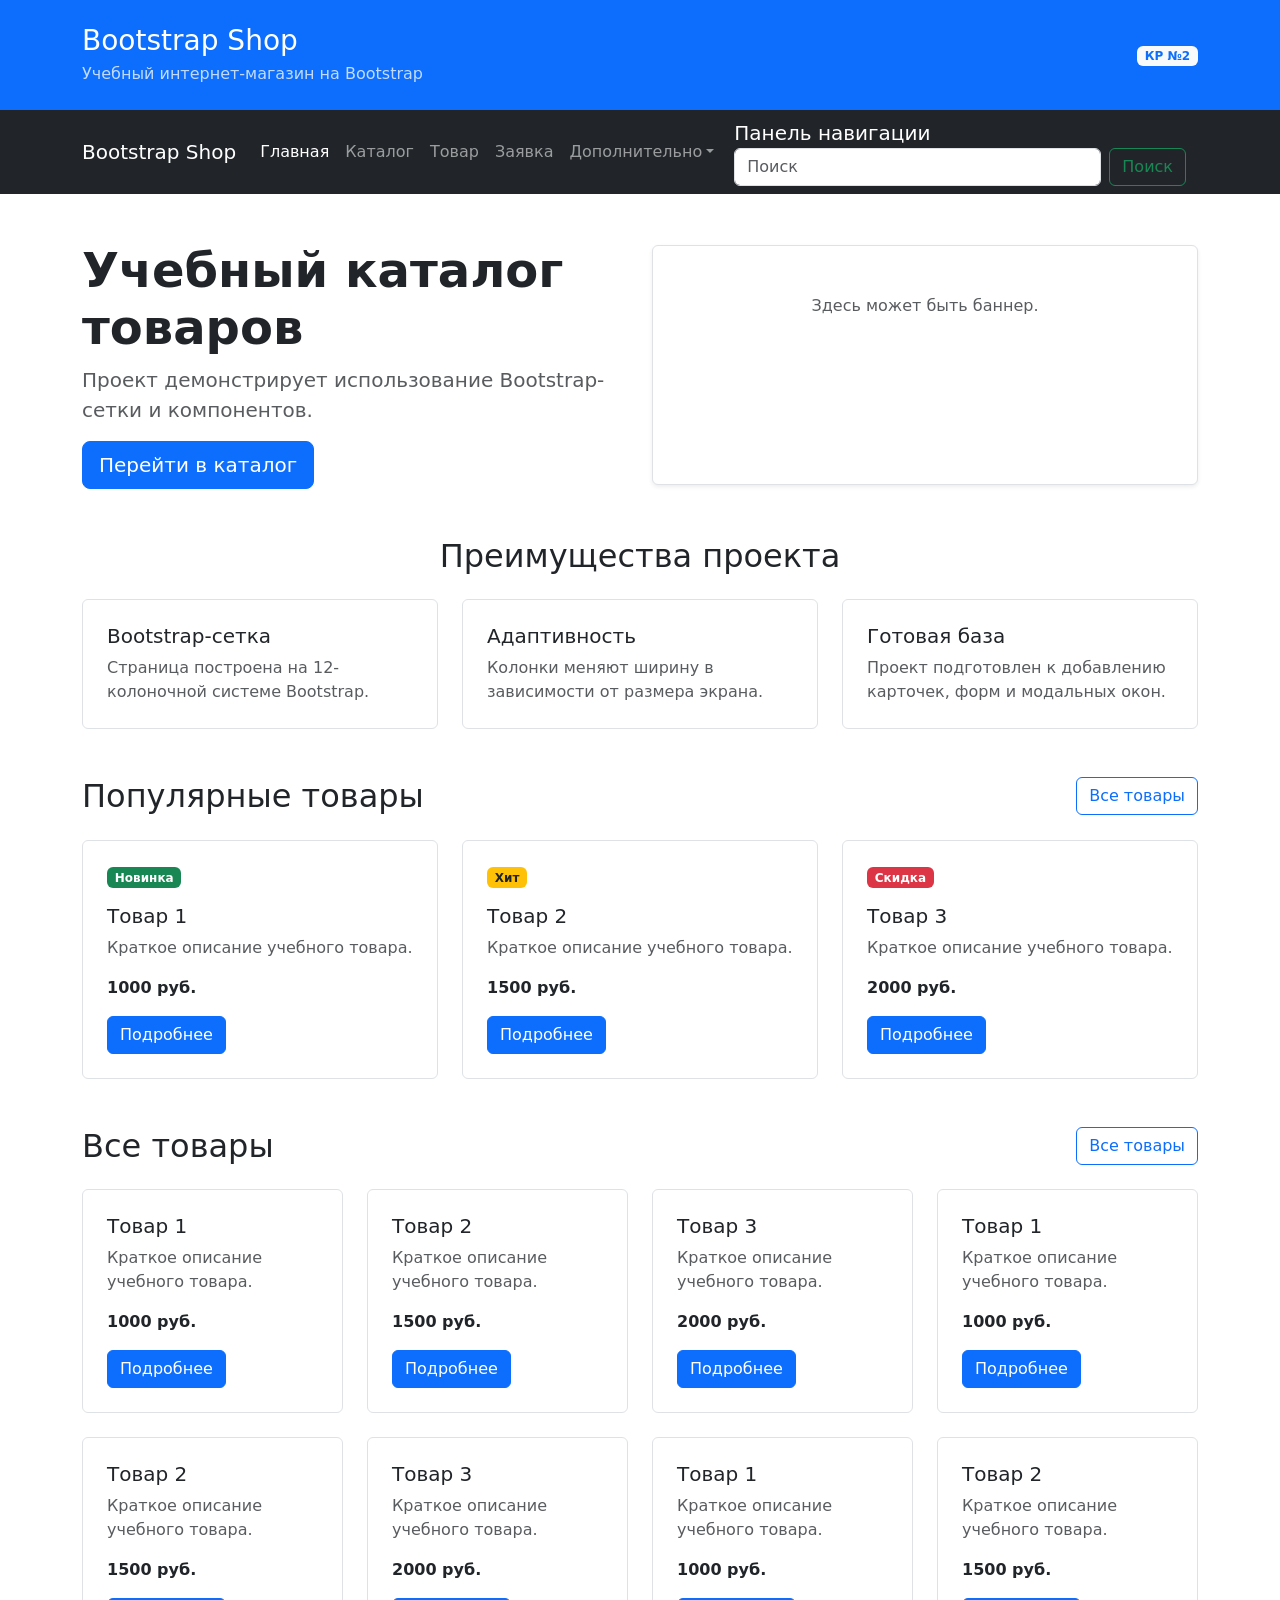
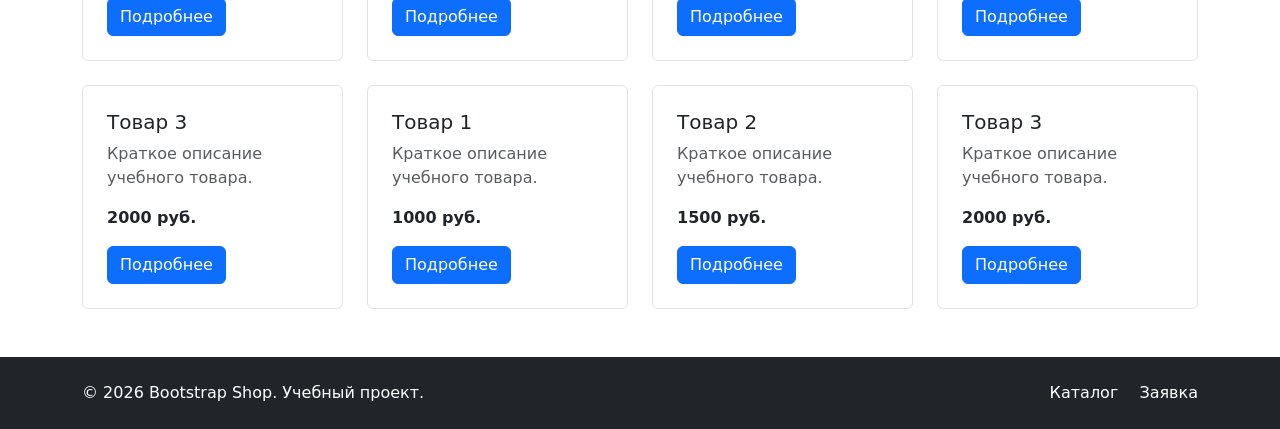
<file: index.html>
<!DOCTYPE html>
<html lang="ru">

<head>
    <meta charset="UTF-8">
    <meta name="viewport" content="width=device-width, initial-scale=1.0">
    <title>Главная – Bootstrap Shop</title>
    <link href="https://cdn.jsdelivr.net/npm/bootstrap@5.3.3/dist/css/bootstrap.min.css" rel="stylesheet">
    <link rel="stylesheet" href="css/custom.css">
</head>

<body>
    <!-- Этап 4: Шапка страницы -->
    <header class="bg-primary text-white py-4">
        <div class="container">
            <div class="row align-items-center">
                <div class="col-12 col-md-8">
                    <h1 class="h3 mb-1">Bootstrap Shop</h1>
                    <p class="mb-0 opacity-75">Учебный интернет-магазин на Bootstrap</p>
                </div>
                <div class="col-12 col-md-4 text-md-end mt-3 mt-md-0">
                    <span class="badge bg-light text-primary">КР №2</span>
                </div>
            </div>
        </div>
    </header>

    <main>
        <!-- Этап 4: Единая навигация -->
        <nav class="navbar navbar-expand-lg navbar-dark bg-dark">
            <div class="container">
                <a class="navbar-brand" href="index.html">Bootstrap Shop</a>
                <button class="navbar-toggler" type="button" data-bs-toggle="collapse" data-bs-target="#mainNavbar"
                    aria-controls="mainNavbar" aria-expanded="false" aria-label="Переключить навигацию">
                    <span class="navbar-toggler-icon"></span>
                </button>
                <div class="collapse navbar-collapse" id="mainNavbar">
                    <ul class="navbar-nav ms-auto">
                        <li class="nav-item"><a class="nav-link active" href="index.html">Главная</a></li>
                        <li class="nav-item"><a class="nav-link" href="catalog.html">Каталог</a></li>
                        <li class="nav-item"><a class="nav-link" href="product.html">Товар</a></li>
                        <li class="nav-item"><a class="nav-link" href="order.html">Заявка</a></li>
                        <li class="nav-item dropdown">
                            <a class="nav-link dropdown-toggle" href="#" role="button" data-bs-toggle="dropdown"
                                aria-expanded="false">Дополнительно</a>
                            <ul class="dropdown-menu">
                                <li><a class="dropdown-item" href="catalog.html">Все товары</a></li>
                                <li><a class="dropdown-item" href="order.html">Оформить заявку</a></li>
                                <li><a class="dropdown-item" href="index.html#popular">Популярное</a></li>
                            </ul>
                        </li>
                    </ul>
                    <div class="container-fluid">
                        <a class="navbar-brand">Панель навигации</a>
                        <form class="d-flex" role="search">
                            <input class="form-control me-2" type="search" placeholder="Поиск" aria-label="Поиск">
                            <button class="btn btn-outline-success" type="submit">Поиск</button>
                        </form>
                    </div>
                </div>

            </div>
        </nav>


        <section class="container my-5">
            <div class="row align-items-center g-4">
                <div class="col-12 col-lg-6">
                    <h2 class="display-5 fw-bold">Учебный каталог товаров</h2>
                    <p class="lead text-muted">Проект демонстрирует использование Bootstrap-сетки и компонентов.</p>
                    <a class="btn btn-primary btn-lg" href="catalog.html">Перейти в каталог</a>
                </div>
                <div class="col-12 col-lg-6">
                    <div class="placeholder-box p-5 bg-white border rounded text-center shadow-sm">
                        <p class="mb-0 text-muted">Здесь может быть баннер.</p>
                    </div>
                </div>
            </div>
        </section>

        <!-- Этап 7: Блок преимуществ -->
        <section class="container my-5">
            <h2 class="text-center mb-4">Преимущества проекта</h2>
            <div class="row g-4">
                <div class="col-12 col-md-4">
                    <div class="p-4 border rounded h-100 bg-white">
                        <h3 class="h5">Bootstrap-сетка</h3>
                        <p class="mb-0 text-muted">Страница построена на 12-колоночной системе Bootstrap.</p>
                    </div>
                </div>
                <div class="col-12 col-md-4">
                    <div class="p-4 border rounded h-100 bg-white">
                        <h3 class="h5">Адаптивность</h3>
                        <p class="mb-0 text-muted">Колонки меняют ширину в зависимости от размера экрана.</p>
                    </div>
                </div>
                <div class="col-12 col-md-4">
                    <div class="p-4 border rounded h-100 bg-white">
                        <h3 class="h5">Готовая база</h3>
                        <p class="mb-0 text-muted">Проект подготовлен к добавлению карточек, форм и модальных окон.</p>
                    </div>
                </div>
            </div>
        </section>

        <!-- Этап 8: Сетка популярных товаров -->
        <section class="container my-5">
            <div class="d-flex justify-content-between align-items-center mb-4">
                <h2 class="mb-0">Популярные товары</h2>
                <a class="btn btn-outline-primary" href="catalog.html">Все товары</a>
            </div>
            <div class="row g-4">
                <div class="col-12 col-md-6 col-lg-4">
                    <div class="border rounded h-100 p-4">
                        <span class="badge bg-success mb-3">Новинка</span>
                        <h3 class="h5">Товар 1</h3>
                        <p class="text-muted">Краткое описание учебного товара.</p>
                        <p class="fw-bold mb-3">1000 руб.</p>
                        <a class="btn btn-primary" href="product.html">Подробнее</a>
                    </div>
                </div>
                <div class="col-12 col-md-6 col-lg-4">
                    <div class="border rounded h-100 p-4">
                        <span class="badge bg-warning text-dark mb-3">Хит</span>
                        <h3 class="h5">Товар 2</h3>
                        <p class="text-muted">Краткое описание учебного товара.</p>
                        <p class="fw-bold mb-3">1500 руб.</p>
                        <a class="btn btn-primary" href="product.html">Подробнее</a>
                    </div>
                </div>
                <div class="col-12 col-md-6 col-lg-4">
                    <div class="border rounded h-100 p-4">
                        <span class="badge bg-danger mb-3">Скидка</span>
                        <h3 class="h5">Товар 3</h3>
                        <p class="text-muted">Краткое описание учебного товара.</p>
                        <p class="fw-bold mb-3">2000 руб.</p>
                        <a class="btn btn-primary" href="product.html">Подробнее</a>
                    </div>
                </div>
            </div>
        </section>

        <section class="container my-5">
            <div class="d-flex justify-content-between align-items-center mb-4">
                <h2 class="mb-0">Все товары</h2>
                <a class="btn btn-outline-primary" href="catalog.html">Все товары</a>
            </div>
            <div class="row g-4">
                <div class="col-12 col-md-4 col-lg-3">
                    <div class="border rounded h-100 p-4">

                        <h3 class="h5">Товар 1</h3>
                        <p class="text-muted">Краткое описание учебного товара.</p>
                        <p class="fw-bold mb-3">1000 руб.</p>
                        <a class="btn btn-primary" href="product.html">Подробнее</a>
                    </div>
                </div>
                <div class="col-12 col-md-4 col-lg-3">
                    <div class="border rounded h-100 p-4">

                        <h3 class="h5">Товар 2</h3>
                        <p class="text-muted">Краткое описание учебного товара.</p>
                        <p class="fw-bold mb-3">1500 руб.</p>
                        <a class="btn btn-primary" href="product.html">Подробнее</a>
                    </div>
                </div>
                <div class="col-12 col-md-2 col-lg-3">
                    <div class="border rounded h-100 p-4">

                        <h3 class="h5">Товар 3</h3>
                        <p class="text-muted">Краткое описание учебного товара.</p>
                        <p class="fw-bold mb-3">2000 руб.</p>
                        <a class="btn btn-primary" href="product.html">Подробнее</a>
                    </div>
                </div>
                <div class="col-12 col-md-4 col-lg-3">
                    <div class="border rounded h-100 p-4">

                        <h3 class="h5">Товар 1</h3>
                        <p class="text-muted">Краткое описание учебного товара.</p>
                        <p class="fw-bold mb-3">1000 руб.</p>
                        <a class="btn btn-primary" href="product.html">Подробнее</a>
                    </div>
                </div>
                <div class="col-12 col-md-4 col-lg-3">
                    <div class="border rounded h-100 p-4">

                        <h3 class="h5">Товар 2</h3>
                        <p class="text-muted">Краткое описание учебного товара.</p>
                        <p class="fw-bold mb-3">1500 руб.</p>
                        <a class="btn btn-primary" href="product.html">Подробнее</a>
                    </div>
                </div>
                <div class="col-12 col-md-4 col-lg-3">
                    <div class="border rounded h-100 p-4">

                        <h3 class="h5">Товар 3</h3>
                        <p class="text-muted">Краткое описание учебного товара.</p>
                        <p class="fw-bold mb-3">2000 руб.</p>
                        <a class="btn btn-primary" href="product.html">Подробнее</a>
                    </div>
                </div>
                <div class="col-12 col-md-4 col-lg-3">
                    <div class="border rounded h-100 p-4">

                        <h3 class="h5">Товар 1</h3>
                        <p class="text-muted">Краткое описание учебного товара.</p>
                        <p class="fw-bold mb-3">1000 руб.</p>
                        <a class="btn btn-primary" href="product.html">Подробнее</a>
                    </div>
                </div>
                <div class="col-12 col-md-4 col-lg-3">
                    <div class="border rounded h-100 p-4">

                        <h3 class="h5">Товар 2</h3>
                        <p class="text-muted">Краткое описание учебного товара.</p>
                        <p class="fw-bold mb-3">1500 руб.</p>
                        <a class="btn btn-primary" href="product.html">Подробнее</a>
                    </div>
                </div>
                <div class="col-12 col-md-4 col-lg-3">
                    <div class="border rounded h-100 p-4">

                        <h3 class="h5">Товар 3</h3>
                        <p class="text-muted">Краткое описание учебного товара.</p>
                        <p class="fw-bold mb-3">2000 руб.</p>
                        <a class="btn btn-primary" href="product.html">Подробнее</a>
                    </div>
                </div>
                <div class="col-12 col-md-4 col-lg-3">
                    <div class="border rounded h-100 p-4">

                        <h3 class="h5">Товар 1</h3>
                        <p class="text-muted">Краткое описание учебного товара.</p>
                        <p class="fw-bold mb-3">1000 руб.</p>
                        <a class="btn btn-primary" href="product.html">Подробнее</a>
                    </div>
                </div>
                <div class="col-12 col-md-4 col-lg-3">
                    <div class="border rounded h-100 p-4">

                        <h3 class="h5">Товар 2</h3>
                        <p class="text-muted">Краткое описание учебного товара.</p>
                        <p class="fw-bold mb-3">1500 руб.</p>
                        <a class="btn btn-primary" href="product.html">Подробнее</a>
                    </div>
                </div>
                <div class="col-12 col-md-4 col-lg-3">
                    <div class="border rounded h-100 p-4">

                        <h3 class="h5">Товар 3</h3>
                        <p class="text-muted">Краткое описание учебного товара.</p>
                        <p class="fw-bold mb-3">2000 руб.</p>
                        <a class="btn btn-primary" href="product.html">Подробнее</a>
                    </div>
                </div>
            </div>
        </section>
    </main>

    <!-- Этап 9: Подвал -->
    <footer class="bg-dark text-white py-4 mt-5">
        <div class="container">
            <div class="row align-items-center g-3">
                <div class="col-12 col-md-6">
                    <p class="mb-0">&copy; 2026 Bootstrap Shop. Учебный проект.</p>
                </div>
                <div class="col-12 col-md-6 text-md-end">
                    <a class="text-white text-decoration-none me-3" href="catalog.html">Каталог</a>
                    <a class="text-white text-decoration-none" href="order.html">Заявка</a>
                </div>
            </div>
        </div>
    </footer>

    <!-- Этап 3: Bootstrap JS Bundle -->
    <script src="https://cdn.jsdelivr.net/npm/bootstrap@5.3.3/dist/js/bootstrap.bundle.min.js"></script>
</body>

</html>
</file>
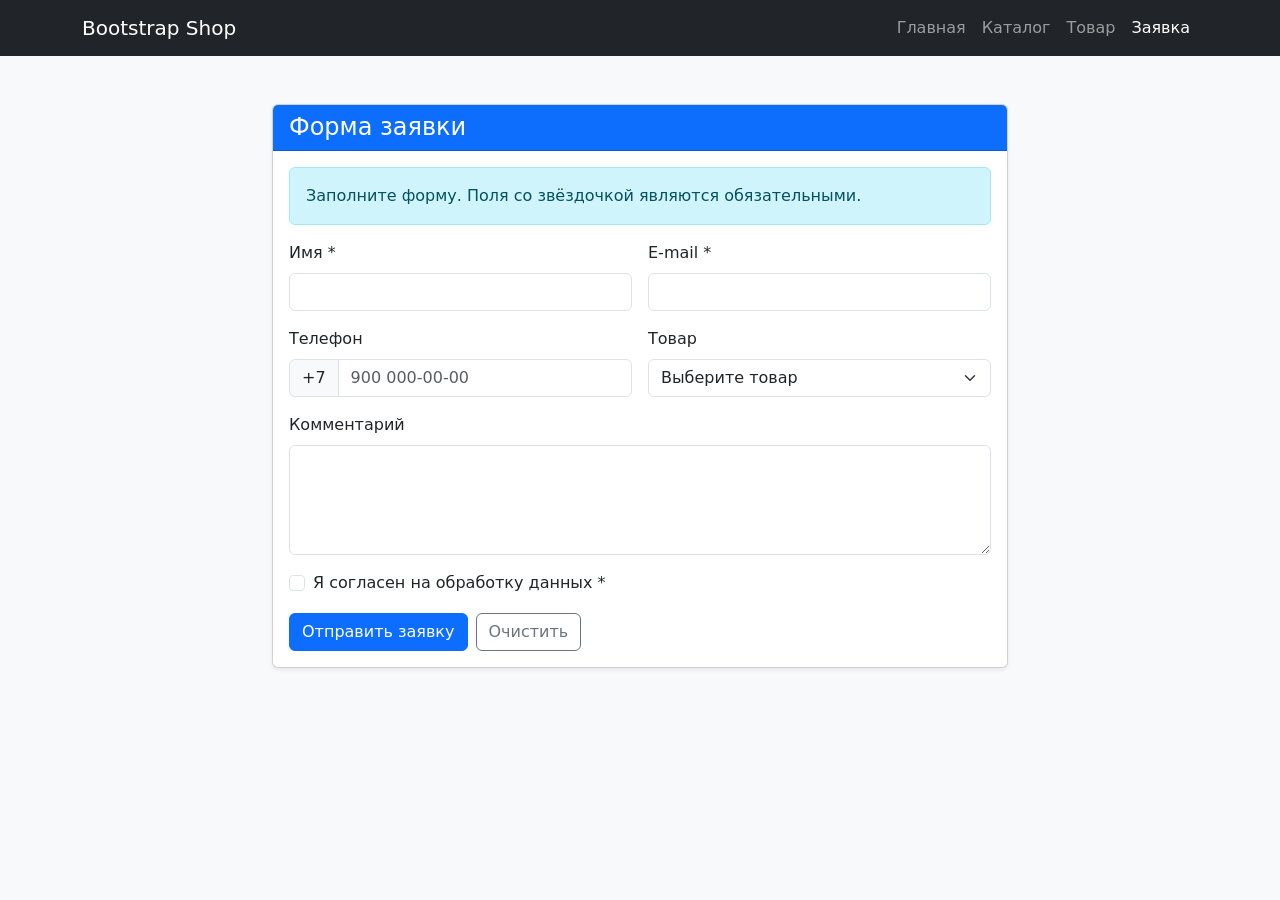
<file: order.html>
<!DOCTYPE html>
<html lang="ru">
<head>
    <meta charset="UTF-8">
    <meta name="viewport" content="width=device-width, initial-scale=1.0">
    <title>Заявка – Bootstrap Shop</title>
    <link href="https://cdn.jsdelivr.net/npm/bootstrap@5.3.3/dist/css/bootstrap.min.css" rel="stylesheet">
    <link rel="stylesheet" href="css/custom.css">
</head>
<body class="bg-light">

    <!-- Навигация (active на "Заявка") -->
    <nav class="navbar navbar-expand-lg navbar-dark bg-dark">
        <div class="container">
            <a class="navbar-brand" href="index.html">Bootstrap Shop</a>
            <button class="navbar-toggler" type="button" data-bs-toggle="collapse" data-bs-target="#mainNavbar"><span class="navbar-toggler-icon"></span></button>
            <div class="collapse navbar-collapse" id="mainNavbar">
                <ul class="navbar-nav ms-auto">
                    <li class="nav-item"><a class="nav-link" href="index.html">Главная</a></li>
                    <li class="nav-item"><a class="nav-link" href="catalog.html">Каталог</a></li>
                    <li class="nav-item"><a class="nav-link" href="product.html">Товар</a></li>
                    <li class="nav-item"><a class="nav-link active" href="order.html">Заявка</a></li>
                </ul>
            </div>
        </div>
    </nav>

    <main class="container my-5">
        <div class="row justify-content-center">
            <div class="col-12 col-lg-8">
                <div class="card shadow-sm">
                    <div class="card-header bg-primary text-white">
                        <h1 class="h4 mb-0">Форма заявки</h1>
                    </div>
                    <div class="card-body">
                        <div class="alert alert-info" role="alert">
                            Заполните форму. Поля со звёздочкой являются обязательными.
                        </div>
                        <form>
                            <div class="row g-3">
                                <div class="col-12 col-md-6">
                                    <label for="order-name" class="form-label">Имя *</label>
                                    <input id="order-name" name="name" type="text" class="form-control" required>
                                </div>
                                <div class="col-12 col-md-6">
                                    <label for="order-email" class="form-label">E-mail *</label>
                                    <input id="order-email" name="email" type="email" class="form-control" required>
                                </div>
                                <div class="col-12 col-md-6">
                                    <label for="order-phone" class="form-label">Телефон</label>
                                    <div class="input-group">
                                        <span class="input-group-text">+7</span>
                                        <input id="order-phone" name="phone" type="tel" class="form-control" placeholder="900 000-00-00">
                                    </div>
                                </div>
                                <div class="col-12 col-md-6">
                                    <label for="order-product" class="form-label">Товар</label>
                                    <!-- Исправлен дублирующийся класс select -->
                                    <select id="order-product" name="product" class="form-select">
                                        <option selected>Выберите товар</option>
                                        <option value="product-1">Товар 1</option>
                                        <option value="product-2">Товар 2</option>
                                        <option value="product-3">Товар 3</option>
                                    </select>
                                </div>
                                <div class="col-12">
                                    <label for="order-comment" class="form-label">Комментарий</label>
                                    <textarea id="order-comment" name="comment" class="form-control" rows="4"></textarea>
                                </div>
                                <div class="col-12">
                                    <div class="form-check">
                                        <input id="order-agree" class="form-check-input" type="checkbox" required>
                                        <label class="form-check-label" for="order-agree">
                                            Я согласен на обработку данных *
                                        </label>
                                    </div>
                                </div>
                                <div class="col-12 d-flex gap-2">
                                    <button class="btn btn-primary" type="submit">Отправить заявку</button>
                                    <button class="btn btn-outline-secondary" type="reset">Очистить</button>
                                </div>
                            </div>
                        </form>
                    </div>
                </div>
            </div>
        </div>
    </main>

    <script src="https://cdn.jsdelivr.net/npm/bootstrap@5.3.3/dist/js/bootstrap.bundle.min.js"></script>
</body>
</html>
</file>
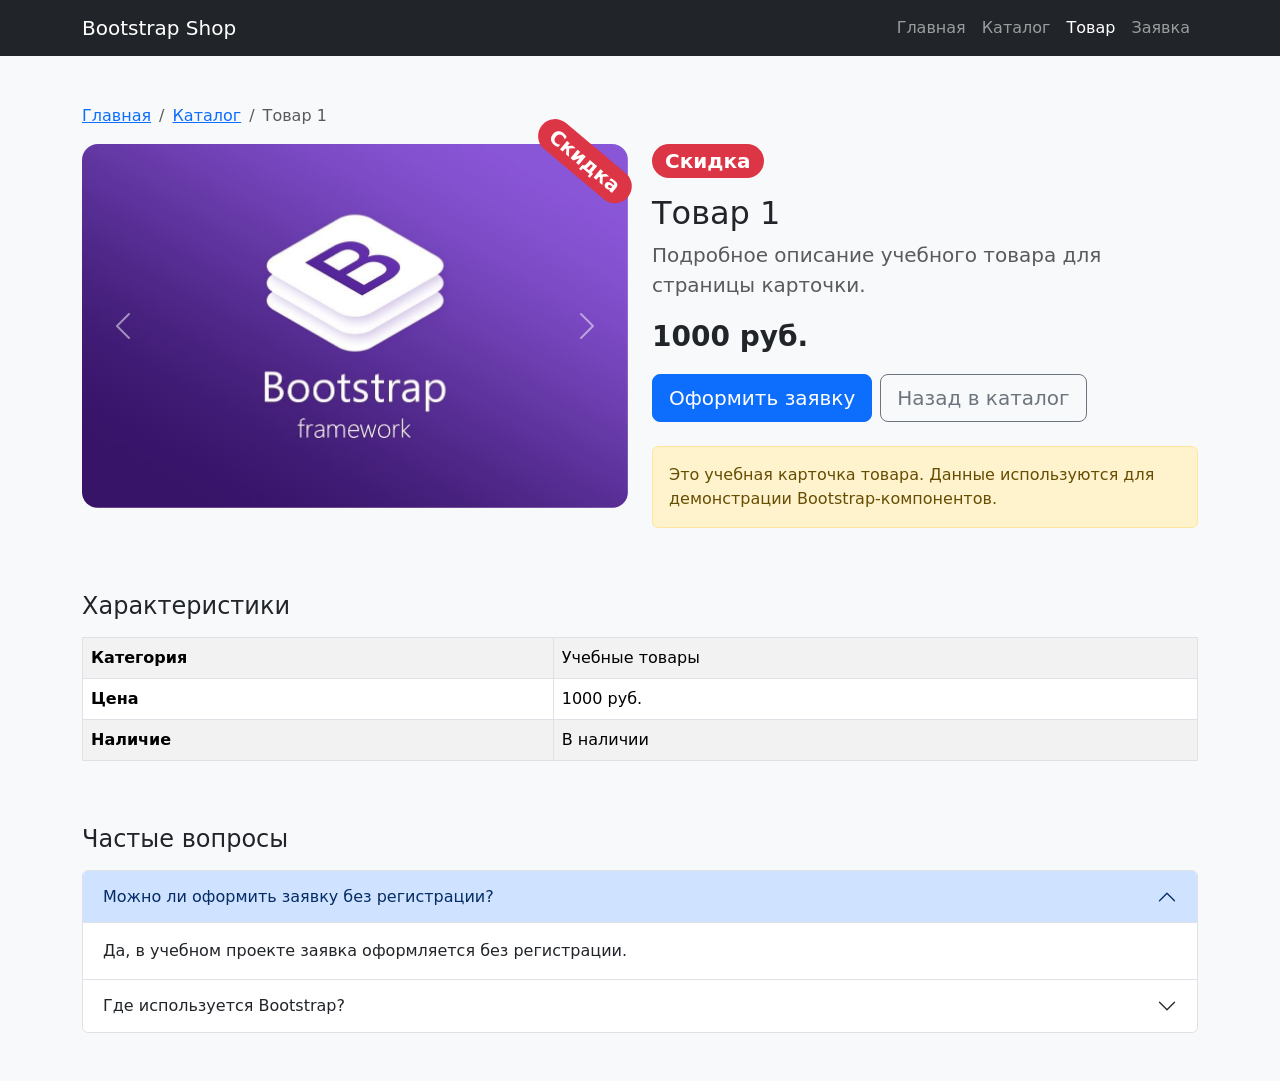
<file: product.html>
<!DOCTYPE html>
<html lang="ru">

<head>
    <meta charset="UTF-8">
    <meta name="viewport" content="width=device-width, initial-scale=1.0">
    <title>Товар – Bootstrap Shop</title>
    <link href="https://cdn.jsdelivr.net/npm/bootstrap@5.3.3/dist/css/bootstrap.min.css" rel="stylesheet">
    <link rel="stylesheet" href="css/custom.css">
</head>

<body class="bg-light">

    <!-- Навигация (active на "Товар") -->
    <nav class="navbar navbar-expand-lg navbar-dark bg-dark">
        <div class="container">
            <a class="navbar-brand" href="index.html">Bootstrap Shop</a>
            <button class="navbar-toggler" type="button" data-bs-toggle="collapse" data-bs-target="#mainNavbar"><span
                    class="navbar-toggler-icon"></span></button>
            <div class="collapse navbar-collapse" id="mainNavbar">
                <ul class="navbar-nav ms-auto">
                    <li class="nav-item"><a class="nav-link" href="index.html">Главная</a></li>
                    <li class="nav-item"><a class="nav-link" href="catalog.html">Каталог</a></li>
                    <li class="nav-item"><a class="nav-link active" href="product.html">Товар</a></li>
                    <li class="nav-item"><a class="nav-link" href="order.html">Заявка</a></li>
                </ul>
            </div>
        </div>
    </nav>

    <main class="container my-5">
        <!-- Хлебные крошки (исправлены опечатки в тегах) -->
        <nav aria-label="breadcrumb">
            <ol class="breadcrumb">
                <li class="breadcrumb-item"><a href="index.html">Главная</a></li>
                <li class="breadcrumb-item"><a href="catalog.html">Каталог</a></li>
                <li class="breadcrumb-item active" aria-current="page">Товар 1</li>
            </ol>
        </nav>

        <div class="row g-4">
            <div class="col-12 col-lg-6 position-relative">
                <span class="z-1 badge rounded-pill text-bg-danger position-absolute end-0 fs-5"
                    style="transform: rotate(40deg);">Скидка</span>

                <div id="carouselExample" class="carousel slide">
                    <div class="carousel-inner rounded-4">
                        <div class="carousel-item active">
                            <img src="src/image.png" class="d-block w-100" alt="...">
                        </div>
                        <div class="carousel-item">
                            <img src="src/image.png" class="d-block w-100" alt="...">
                        </div>
                        <div class="carousel-item">
                            <img src="src/image.png" class="d-block w-100" alt="...">
                        </div>
                    </div>
                    <button class="carousel-control-prev" type="button" data-bs-target="#carouselExample"
                        data-bs-slide="prev">
                        <span class="carousel-control-prev-icon" aria-hidden="true"></span>
                        <span class="visually-hidden">Предыдущий</span>
                    </button>
                    <button class="carousel-control-next" type="button" data-bs-target="#carouselExample"
                        data-bs-slide="next">
                        <span class="carousel-control-next-icon" aria-hidden="true"></span>
                        <span class="visually-hidden">Следующий</span>
                    </button>
                </div>
            </div>

            <div class="col-12 col-lg-6">
                <span class="badge rounded-pill text-bg-danger mb-3 fs-5">Скидка</span>
                <h1 class="h2">Товар 1</h1>
                <p class="lead text-muted">Подробное описание учебного товара для страницы карточки.</p>
                <p class="fs-3 fw-bold">1000 руб.</p>
                <div class="d-flex gap-2 mb-4">
                    <a class="btn btn-primary btn-lg" href="order.html">Оформить заявку</a>
                    <a class="btn btn-outline-secondary btn-lg" href="catalog.html">Назад в каталог</a>
                </div>
                <div class="alert alert-warning" role="alert">
                    Это учебная карточка товара. Данные используются для демонстрации Bootstrap-компонентов.
                </div>
            </div>
        </div>

        <section class="mt-5">
            <h2 class="h4 mb-3">Характеристики</h2>
            <div class="table-responsive">
                <!-- Исправлена структура таблицы (добавлены tr) -->
                <table class="table table-striped table-bordered align-middle">
                    <tbody>
                        <tr>
                            <th scope="row">Категория</th>
                            <td>Учебные товары</td>
                        </tr>
                        <tr>
                            <th scope="row">Цена</th>
                            <td>1000 руб.</td>
                        </tr>
                        <tr>
                            <th scope="row">Наличие</th>
                            <td>В наличии</td>
                        </tr>
                    </tbody>
                </table>
            </div>
        </section>

        <!-- Этап 10: Accordion -->
        <section class="mt-5">
            <h2 class="h4 mb-3">Частые вопросы</h2>
            <div class="accordion" id="faqAccordion">
                <div class="accordion-item">
                    <h3 class="accordion-header">
                        <button class="accordion-button" type="button" data-bs-toggle="collapse"
                            data-bs-target="#faqOne" aria-expanded="true" aria-controls="faqOne">
                            Можно ли оформить заявку без регистрации?
                        </button>
                    </h3>
                    <div id="faqOne" class="accordion-collapse collapse show" data-bs-parent="#faqAccordion">
                        <div class="accordion-body">
                            Да, в учебном проекте заявка оформляется без регистрации.
                        </div>
                    </div>
                </div>
                <div class="accordion-item">
                    <h3 class="accordion-header">
                        <button class="accordion-button collapsed" type="button" data-bs-toggle="collapse"
                            data-bs-target="#faqTwo" aria-expanded="false" aria-controls="faqTwo">
                            Где используется Bootstrap?
                        </button>
                    </h3>
                    <div id="faqTwo" class="accordion-collapse collapse" data-bs-parent="#faqAccordion">
                        <div class="accordion-body">
                            Bootstrap используется для сетки, карточек, форм, навигации, сообщений и модальных окон.
                        </div>
                    </div>
                </div>
            </div>
        </section>
    </main>

    <script src="https://cdn.jsdelivr.net/npm/bootstrap@5.3.3/dist/js/bootstrap.bundle.min.js"></script>
</body>

</html>
</file>
<file: css/custom.css>
/* Стили из ПЗ №9 */
body {
    min-height: 100vh;
}

.placeholder-box {
    min-height: 240px;
}

/* Этап 11 ПЗ №10: Добавление минимальных стилей */
.placeholder-image {
    min-height: 320px;
}

.card-img-top {
    height: 180px;
    object-fit: cover;
}
</file>
